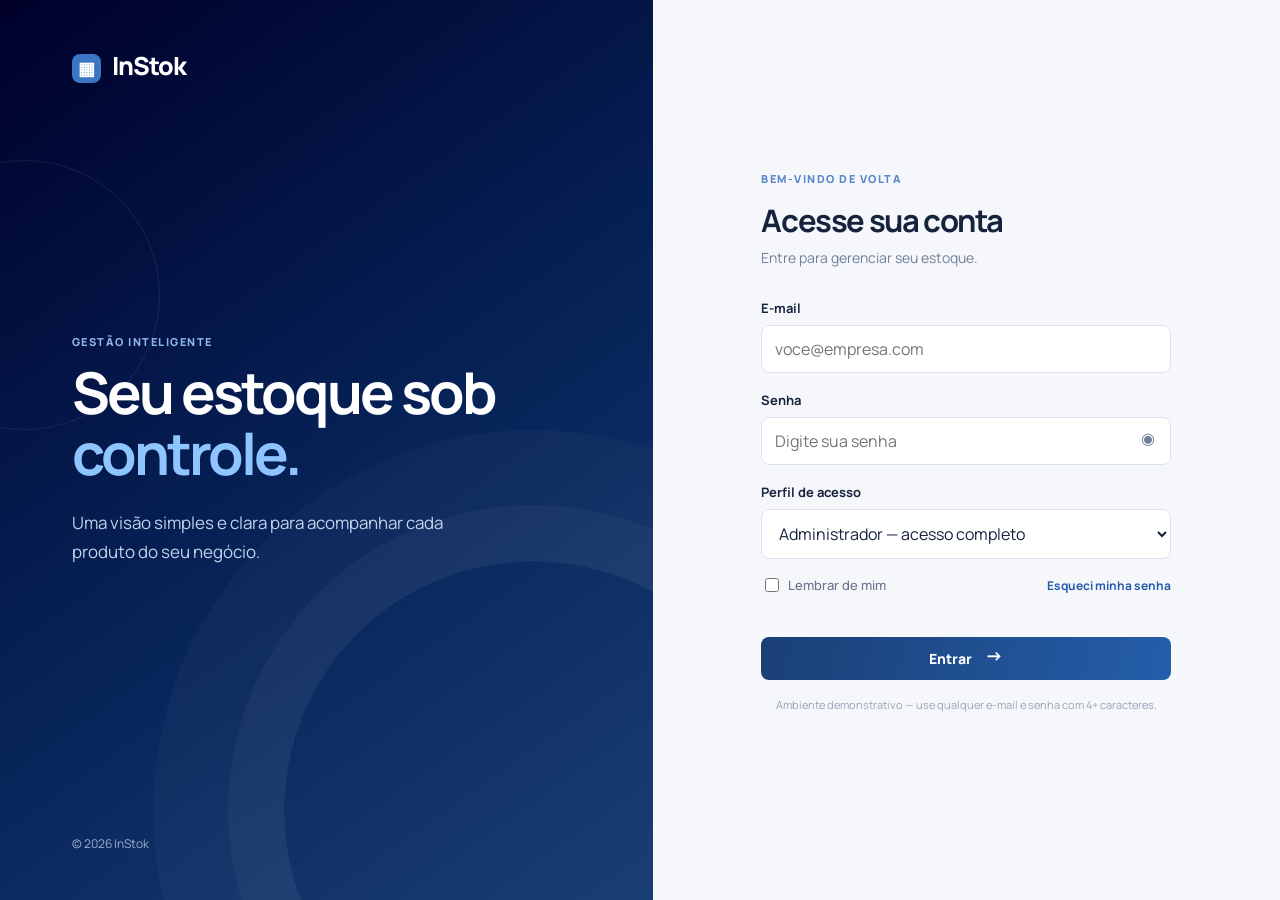
<file: InStock Controle de Estoque frontend/index.html>
<!doctype html>
<html lang="pt-BR"><head><meta charset="UTF-8"><meta name="viewport" content="width=device-width, initial-scale=1.0"><title>InStok | Controle de Estoque</title><link rel="preconnect" href="https://fonts.googleapis.com"><link rel="preconnect" href="https://fonts.gstatic.com" crossorigin><link href="https://fonts.googleapis.com/css2?family=Manrope:wght@400;500;600;700;800&display=swap" rel="stylesheet"><link rel="stylesheet" href="styles.css"></head><body>
<main id="login-screen" class="login-page"><section class="brand-panel"><a class="logo" href="#"><span class="logo-mark">▦</span> InStok</a><div class="brand-copy"><p class="eyebrow">GESTÃO INTELIGENTE</p><h1>Seu estoque sob <em>controle.</em></h1><p>Uma visão simples e clara para acompanhar cada produto do seu negócio.</p></div><div class="orb orb-one"></div><div class="orb orb-two"></div><p class="copyright">© 2026 InStok</p></section><section class="login-panel"><form id="login-form" class="login-card" novalidate><div class="mobile-logo"><span class="logo-mark">▦</span> InStok</div><p class="eyebrow">BEM-VINDO DE VOLTA</p><h2>Acesse sua conta</h2><p class="muted">Entre para gerenciar seu estoque.</p><label for="email">E-mail</label><input id="email" type="email" placeholder="voce@empresa.com" required><label for="password">Senha</label><div class="password-wrap"><input id="password" type="password" placeholder="Digite sua senha" required><button id="toggle-password" type="button" aria-label="Mostrar senha">◉</button></div><label for="role">Perfil de acesso</label><select id="role"><option value="admin">Administrador — acesso completo</option><option value="operator">Operador — operações do dia a dia</option></select><div class="form-row"><label class="check"><input type="checkbox"> <span>Lembrar de mim</span></label><a href="#">Esqueci minha senha</a></div><p id="login-error" class="form-error" role="alert"></p><button class="btn btn-primary btn-wide" type="submit">Entrar <span>→</span></button><p class="login-help">Ambiente demonstrativo — use qualquer e-mail e senha com 4+ caracteres.</p></form></section></main>
<div id="app" class="app hidden"><aside class="sidebar"><a class="logo" href="#"><span class="logo-mark">▦</span> InStok</a><nav><button class="nav-item active admin-only" data-page="dashboard"><span>▦</span> Dashboard</button><button class="nav-item" data-page="entry"><span>↑</span> Entrada de produtos</button><button class="nav-item" data-page="exit"><span>↓</span> Saída de produtos</button><button class="nav-item admin-only" data-page="history"><span>◷</span> Histórico</button><button class="nav-item" data-page="inventory"><span>▤</span> Inventário</button></nav><div class="sidebar-bottom"><button id="theme-toggle" class="theme-toggle" type="button"><span>☾</span> Tema escuro</button><div class="user-mini"><div id="sidebar-avatar" class="avatar">GA</div><div><strong id="user-name">Gestor</strong><small id="user-role">Administrador</small></div></div><button id="logout" class="logout">↪ Sair</button></div></aside><div class="content"><header class="topbar"><button id="menu-toggle" class="menu-toggle">☰</button><div><p id="page-overline" class="eyebrow">VISÃO GERAL</p><h2 id="page-title">Olá, Gestor 👋</h2></div><div class="header-actions"><button id="header-theme-toggle" class="icon-btn theme-icon" type="button" aria-label="Alternar tema">☾</button><button class="icon-btn">♧<i></i></button><div id="header-avatar" class="avatar">GA</div></div></header><main class="main-content">
<section id="dashboard" class="page active-page admin-only"><div class="section-heading"><div><h3>Resumo do estoque</h3><p>Acompanhe os principais indicadores do seu negócio.</p></div><div class="heading-actions"><button class="btn btn-outline nav-link" data-target="exit">− Registrar saída</button><button class="btn btn-primary nav-link" data-target="entry">+ Registrar entrada</button></div></div><div class="metrics"><article class="metric-card"><div class="metric-icon blue">▤</div><p>Produtos cadastrados</p><strong id="total-products">0</strong><small>Em seu catálogo</small></article><article class="metric-card"><div class="metric-icon teal">▦</div><p>Unidades em estoque</p><strong id="total-units">0</strong><small>Somatório de todos os itens</small></article><article class="metric-card"><div class="metric-icon orange">⚠</div><p>Estoque baixo</p><strong id="low-stock">0</strong><small>Itens precisam de atenção</small></article><article class="metric-card"><div class="metric-icon purple">R$</div><p>Valor em estoque</p><strong id="stock-value">R$ 0,00</strong><small>Com base no custo unitário</small></article></div><div class="dashboard-grid"><section class="card"><div class="card-title"><div><h3>Movimentações recentes</h3><p>Últimas atualizações do estoque</p></div><button class="text-btn nav-link" data-target="history">Ver histórico →</button></div><div id="recent-movements" class="movement-list"></div></section><section class="card"><div class="card-title"><div><h3>Precisam de atenção</h3><p>Produtos com estoque abaixo do mínimo</p></div></div><div id="low-stock-list" class="stock-list"></div><button class="text-btn nav-link" data-target="inventory">Ver inventário →</button></section></div></section>
<section id="entry" class="page"><div class="section-heading"><div><h3>Entrada de produtos</h3><p>Cadastre novos itens ou reponha produtos existentes.</p></div></div><div class="movement-layout single-form"><section class="card form-card"><div class="form-intro entry-intro"><span>↑</span><div><h3>Registrar entrada</h3><p>As quantidades serão adicionadas ao estoque.</p></div></div><form class="stock-form" data-type="entry" novalidate><label>Produto<input class="product-name" list="product-options" placeholder="Nome do produto" required></label><datalist id="product-options"></datalist><label>Quantidade<input class="quantity" type="number" min="1" step="1" placeholder="0" required></label><div class="new-product-fields"><div class="form-grid"><label>Categoria<input class="category" type="text" placeholder="Ex.: Eletrônicos"></label><label>Custo unitário<input class="unit-cost" type="number" min="0" step="0.01" placeholder="0,00"></label></div><label>Estoque mínimo<input class="minimum" type="number" min="0" step="1" placeholder="5"></label></div><label>Observação <span>(opcional)</span><textarea class="note" rows="3" placeholder="Ex.: Reposição do fornecedor"></textarea></label><p class="form-error" role="alert"></p><div class="form-actions"><button class="btn btn-cancel" type="reset">Cancelar</button><button class="btn btn-confirm" type="submit">Confirmar entrada</button></div></form></section><aside class="card side-tip"><span>✦</span><h3>Como funciona?</h3><p>Se o produto já existir, a quantidade será somada. Para um novo item, preencha categoria, custo e estoque mínimo.</p></aside></div></section>
<section id="exit" class="page"><div class="section-heading"><div><h3>Saída de produtos</h3><p>Registre vendas, perdas ou retiradas do estoque.</p></div></div><div class="movement-layout single-form"><section class="card form-card"><div class="form-intro exit-intro"><span>↓</span><div><h3>Registrar saída</h3><p>As quantidades serão removidas do estoque.</p></div></div><form class="stock-form" data-type="exit" novalidate><label>Produto<input class="product-name" list="product-options" placeholder="Selecione ou digite o produto" required></label><label>Quantidade<input class="quantity" type="number" min="1" step="1" placeholder="0" required></label><label>Motivo da saída <span>(opcional)</span><textarea class="note" rows="3" placeholder="Ex.: Venda, perda ou retirada interna"></textarea></label><p class="form-error" role="alert"></p><div class="form-actions"><button class="btn btn-cancel" type="reset">Cancelar</button><button class="btn btn-confirm" type="submit">Confirmar saída</button></div></form></section><aside class="card side-tip"><span>!</span><h3>Controle de segurança</h3><p>Não é possível retirar uma quantidade maior que a disponível em estoque.</p></aside></div></section>
<section id="history" class="page admin-only"><div class="section-heading"><div><h3>Histórico de movimentações</h3><p>Consulte todas as entradas e saídas registradas.</p></div></div><section class="card history-card"><div class="history-tools"><label class="search"><span>⌕</span><input id="history-search" type="search" placeholder="Buscar por produto ou observação..."></label><select id="history-filter"><option value="">Todas as movimentações</option><option value="entry">Somente entradas</option><option value="exit">Somente saídas</option></select></div><div id="history-list" class="history-list full-history"></div><p id="empty-history" class="empty-state hidden">Nenhuma movimentação encontrada.</p></section></section>
<section id="inventory" class="page"><div class="section-heading"><div><h3>Inventário</h3><p>Consulte e acompanhe todos os produtos cadastrados.</p></div><button class="btn btn-primary nav-link admin-only" data-target="entry">+ Adicionar produto</button></div><section class="card inventory-card"><div class="inventory-tools"><label class="search"><span>⌕</span><input id="inventory-search" type="search" placeholder="Buscar produto..."></label><select id="category-filter"><option value="">Todas as categorias</option></select></div><div class="table-scroll"><table><thead><tr><th>PRODUTO</th><th>CATEGORIA</th><th>EM ESTOQUE</th><th>ESTOQUE MÍN.</th><th>CUSTO UNIT.</th><th>STATUS</th><th></th></tr></thead><tbody id="inventory-body"></tbody></table></div><p id="empty-inventory" class="empty-state hidden">Nenhum produto encontrado.</p></section></section>
</main></div></div><div id="toast" class="toast" role="status"></div><script src="script.js"></script></body></html>
</file>
<file: InStock Controle de Estoque frontend/styles.css>
:root{--navy:#00002A;--blue:#1A3F75;--ink:#17233d;--muted:#71809a;--line:#e8edf5;--page:#f5f7fb;--green:#188b61;--red:#d33c4c;--white:#fff}*{box-sizing:border-box}body{margin:0;font-family:Manrope,Arial,sans-serif;color:var(--ink);background:var(--page)}button,input,textarea,select{font:inherit}button{cursor:pointer}.hidden{display:none!important}.login-page{min-height:100vh;display:grid;grid-template-columns:51% 49%}.brand-panel{position:relative;overflow:hidden;padding:48px 11%;color:#fff;background:linear-gradient(145deg,#00002A 0%,#062257 52%,#1A3F75 100%);display:flex;flex-direction:column}.logo{position:relative;z-index:1;text-decoration:none;color:inherit;font-size:25px;font-weight:800;letter-spacing:-1px}.logo-mark{display:inline-grid;place-items:center;margin-right:7px;width:29px;height:29px;border-radius:8px;background:#3b75c4;color:#fff;font-size:18px}.brand-copy{position:relative;z-index:1;margin:auto 0}.eyebrow{font-size:11px;font-weight:800;letter-spacing:1.5px;color:#5685c9;margin:0 0 13px}.brand-copy .eyebrow{color:#91b6ec}.brand-copy h1{max-width:550px;margin:0;font-size:clamp(40px,4.5vw,67px);line-height:1.06;letter-spacing:-3px}.brand-copy em{color:#8ec5ff;font-style:normal}.brand-copy>p:last-child{max-width:425px;font-size:17px;line-height:1.7;color:#c2d2ea;margin-top:25px}.copyright{position:relative;z-index:1;margin:0;font-size:12px;color:#9cb0d0}.orb{position:absolute;border-radius:50%;border:1px solid #ffffff14}.orb-one{width:500px;height:500px;right:-130px;bottom:-160px;box-shadow:0 0 0 55px #ffffff09,0 0 0 130px #ffffff06}.orb-two{width:270px;height:270px;left:-110px;top:160px}.login-panel{display:grid;place-items:center;padding:35px}.login-card{width:min(100%,410px)}.mobile-logo{display:none}.login-card h2{margin:0 0 7px;font-size:31px;letter-spacing:-1.4px}.muted{margin:0 0 32px;color:var(--muted);font-size:14px}.login-card label,.form-card label{display:block;font-size:13px;font-weight:700;margin:18px 0 8px}.login-card input,.form-card input,.form-card textarea,.inventory-tools select{width:100%;border:1px solid #dce3ef;border-radius:8px;padding:12px 13px;color:var(--ink);outline:none;background:#fff;transition:.2s}.login-card input:focus,.form-card input:focus,.form-card textarea:focus,.inventory-tools select:focus{border-color:#5487c9;box-shadow:0 0 0 3px #1a3f7512}.password-wrap{position:relative}.password-wrap input{padding-right:45px}.password-wrap button{position:absolute;right:10px;top:9px;border:0;background:transparent;color:#71809a;font-size:16px}.form-row{display:flex;justify-content:space-between;align-items:center;margin:16px 0 24px;font-size:12px}.form-row a{color:#245aab;text-decoration:none;font-weight:700}.check{display:flex!important;align-items:center;gap:6px;margin:0!important;color:#65738b;font-weight:500!important}.check input{width:14px!important;height:14px}.btn{border:0;border-radius:8px;padding:12px 17px;font-weight:800;font-size:13px;transition:.2s}.btn:hover{filter:brightness(.94);transform:translateY(-1px)}.btn-primary{background:linear-gradient(105deg,#1A3F75,#245eaa);color:#fff}.btn-wide{width:100%;font-size:14px;display:flex;justify-content:center;gap:13px}.btn-wide span{font-size:18px;line-height:12px}.login-help{text-align:center;font-size:11px;color:#98a3b5;margin:17px 0}.form-error{min-height:18px;margin:10px 0 0;color:var(--red);font-size:12px;font-weight:600}.app{min-height:100vh;display:flex}.sidebar{width:244px;flex:none;background:linear-gradient(180deg,#00002A,#071d49);color:#c8d5ec;padding:26px 14px;display:flex;flex-direction:column}.sidebar .logo{padding:0 12px;margin-bottom:45px}.sidebar nav{display:grid;gap:5px}.nav-item{background:transparent;color:#bac8df;border:0;border-radius:8px;text-align:left;padding:12px;font-weight:700;font-size:13px}.nav-item span{display:inline-block;width:25px;text-align:center;font-size:17px}.nav-item:hover,.nav-item.active{color:#fff;background:#ffffff15}.sidebar-bottom{margin-top:auto}.user-mini{display:flex;gap:10px;align-items:center;border-top:1px solid #ffffff1a;padding:19px 11px 15px}.avatar{background:linear-gradient(135deg,#85afe2,#345c9b);color:#fff;border-radius:50%;width:33px;height:33px;display:grid;place-items:center;font-size:10px;font-weight:800}.user-mini strong,.user-mini small{display:block;font-size:11px}.user-mini small{color:#90a5c5;margin-top:2px}.logout{background:transparent;border:0;color:#9bb0cf;font-size:12px;padding:7px 11px}.content{width:calc(100% - 244px)}.topbar{height:91px;background:#fff;border-bottom:1px solid var(--line);display:flex;align-items:center;justify-content:space-between;padding:0 45px}.topbar .eyebrow{margin-bottom:3px;font-size:9px}.topbar h2{font-size:21px;letter-spacing:-.8px;margin:0}.header-actions{display:flex;align-items:center;gap:19px}.icon-btn{position:relative;border:0;background:transparent;font-size:22px;color:#4f6181}.icon-btn i{position:absolute;width:6px;height:6px;background:#e04d59;border-radius:50%;right:0;top:1px}.menu-toggle{display:none;border:0;background:transparent;font-size:22px}.main-content{padding:37px 45px;max-width:1600px}.page{display:none}.page.active-page{display:block}.section-heading{display:flex;justify-content:space-between;align-items:start;margin-bottom:24px}.section-heading h3{font-size:20px;letter-spacing:-.7px;margin:0 0 5px}.section-heading p,.card-title p{margin:0;color:var(--muted);font-size:12px}.metrics{display:grid;grid-template-columns:repeat(4,1fr);gap:17px;margin-bottom:24px}.metric-card,.card{background:#fff;border:1px solid var(--line);border-radius:11px}.metric-card{padding:19px;min-height:157px}.metric-icon{width:35px;height:35px;display:grid;place-items:center;border-radius:8px;font-weight:800;margin-bottom:17px}.blue{color:#245fad;background:#eaf2fd}.teal{color:#008775;background:#e5f8f4}.orange{color:#c86a17;background:#fff2df}.purple{color:#7046b7;background:#f0e9fc}.metric-card p{font-size:11px;color:#71809a;margin:0 0 5px}.metric-card strong{font-size:24px;letter-spacing:-1px;display:block}.metric-card small{font-size:10px;color:#9aa5b5}.dashboard-grid{display:grid;grid-template-columns:1.5fr 1fr;gap:17px}.card{padding:22px}.card-title{display:flex;justify-content:space-between;align-items:start;margin-bottom:17px}.card-title h3{font-size:14px;margin:0 0 4px}.text-btn{border:0;background:transparent;color:#2360ae;font-size:11px;font-weight:800;padding:0}.movement-list,.history-list,.stock-list{display:grid}.movement-row,.stock-row{display:flex;gap:11px;align-items:center;padding:11px 0;border-top:1px solid #edf0f5}.movement-row:first-child,.stock-row:first-child{border-top:0}.move-symbol{width:29px;height:29px;border-radius:50%;display:grid;place-items:center;font-size:16px;font-weight:800}.move-symbol.entry{color:var(--green);background:#e2f7ee}.move-symbol.exit{color:var(--red);background:#fce9eb}.row-copy{min-width:0;flex:1}.row-copy strong{font-size:12px;display:block;white-space:nowrap;overflow:hidden;text-overflow:ellipsis}.row-copy span{font-size:10px;color:#8490a4}.move-amount{font-size:12px;font-weight:800}.move-amount.entry{color:var(--green)}.move-amount.exit{color:var(--red)}.stock-row .status{margin-left:auto}.status{border-radius:99px;font-size:10px;font-weight:800;padding:4px 8px;white-space:nowrap}.status.ok{background:#e3f8ef;color:#16835c}.status.low{background:#fff0df;color:#b96a1e}.status.out{background:#fce8ea;color:#c53d4a}.empty-small{color:#8a96a9;font-size:12px;padding:16px 0}.movement-layout{display:grid;grid-template-columns:minmax(370px,.85fr) 1.15fr;gap:18px}.form-card{padding:23px}.toggle-group{display:flex;gap:4px;background:#f2f5f9;border-radius:8px;padding:4px;margin-bottom:8px}.type-toggle{width:50%;border:0;border-radius:6px;padding:9px;background:transparent;color:#66758c;font-size:12px;font-weight:800}.type-toggle.selected{color:#174478;background:#fff;box-shadow:0 1px 3px #17233d18}.form-card textarea{resize:vertical;min-height:82px}.form-card label span{font-weight:500;color:#8d98aa}.form-grid{display:grid;grid-template-columns:1fr 1fr;gap:12px}.form-grid label{margin-top:18px}.form-actions{display:flex;justify-content:flex-end;gap:10px;margin-top:21px}.btn-confirm{background:var(--green);color:#fff}.btn-cancel{background:#fff0f1;color:var(--red)}.history-card{min-height:420px}.history-row{display:flex;align-items:center;padding:12px 0;border-top:1px solid #edf0f5;gap:11px}.history-row:first-child{border-top:0}.history-date{font-size:10px;color:#8c97a8;white-space:nowrap}.inventory-card{padding:0}.inventory-tools{padding:17px 20px;display:flex;justify-content:space-between;gap:14px;border-bottom:1px solid var(--line)}.search{position:relative;max-width:285px;width:100%}.search span{position:absolute;left:12px;top:9px;color:#72809a;font-size:17px}.search input{width:100%;border:1px solid #dce3ef;border-radius:7px;padding:9px 12px 9px 34px;outline:none;font-size:12px}.inventory-tools select{width:180px;padding:9px 12px;font-size:12px}table{border-collapse:collapse;width:100%;text-align:left}th{font-size:10px;color:#8490a4;letter-spacing:.4px;font-weight:800;padding:14px 20px;background:#fbfcfe}td{border-top:1px solid #edf0f5;padding:13px 20px;font-size:12px;color:#55647a}td strong{display:block;color:#29364d;font-size:12px}td small{font-size:10px;color:#8490a4}.item-actions{border:0;background:transparent;color:#245fae;font-weight:800;font-size:11px}.empty-state{text-align:center;color:#7e8ba0;padding:35px;margin:0}.toast{position:fixed;z-index:10;right:24px;bottom:24px;background:#142a51;color:#fff;padding:13px 18px;border-radius:8px;font-size:12px;font-weight:700;box-shadow:0 10px 30px #0003;transform:translateY(90px);opacity:0;transition:.3s}.toast.show{opacity:1;transform:translateY(0)}
@media(max-width:950px){.metrics{grid-template-columns:repeat(2,1fr)}.dashboard-grid,.movement-layout{grid-template-columns:1fr}.content{width:calc(100% - 210px)}.sidebar{width:210px}.main-content,.topbar{padding-left:25px;padding-right:25px}}
@media(max-width:650px){.login-page{display:block}.brand-panel{display:none}.login-panel{min-height:100vh;padding:28px}.mobile-logo{display:block;color:#17396f;font-size:24px;font-weight:800;margin-bottom:50px}.sidebar{position:fixed;z-index:5;left:-244px;top:0;bottom:0;width:244px;transition:.25s}.sidebar.open{left:0}.content{width:100%}.topbar{height:78px;padding:0 19px}.menu-toggle{display:block;margin-right:14px}.topbar>div:first-of-type{margin-right:auto}.header-actions{gap:10px}.main-content{padding:25px 17px}.section-heading{gap:14px}.section-heading .btn{white-space:nowrap;padding:10px}.metrics{grid-template-columns:1fr 1fr;gap:10px}.metric-card{padding:14px;min-height:135px}.metric-card strong{font-size:19px}.metric-icon{margin-bottom:11px}.dashboard-grid{gap:10px}.card{padding:17px}.form-grid{grid-template-columns:1fr}.inventory-tools{flex-direction:column}.search{max-width:none}.inventory-tools select{width:100%}table{min-width:700px}.table-scroll{overflow:auto}.toast{right:16px;left:16px;text-align:center}.section-heading h3{font-size:18px}}

/* Operações separadas, perfis e tema escuro */
.login-card select{width:100%;border:1px solid #dce3ef;border-radius:8px;padding:12px 13px;color:var(--ink);background:#fff;outline:none}.heading-actions{display:flex;gap:10px}.btn-outline{background:#fff;border:1px solid #cbd6e6;color:#23528f}.form-intro{display:flex;align-items:center;gap:12px;border-bottom:1px solid var(--line);padding-bottom:18px;margin-bottom:6px}.form-intro>span{width:38px;height:38px;display:grid;place-items:center;border-radius:9px;font-size:20px;font-weight:800}.entry-intro>span{color:var(--green);background:#e2f7ee}.exit-intro>span{color:var(--red);background:#fce9eb}.form-intro h3{font-size:14px;margin:0 0 3px}.form-intro p,.side-tip p{color:var(--muted);font-size:11px;line-height:1.55;margin:0}.single-form{grid-template-columns:minmax(390px,.9fr) minmax(240px,.55fr);max-width:910px}.side-tip{align-self:start;background:linear-gradient(140deg,#f5f9ff,#edf4ff);border-color:#d9e7fa}.side-tip>span{display:grid;place-items:center;width:31px;height:31px;border-radius:8px;background:#1a3f75;color:#fff;font-weight:800;margin-bottom:14px}.side-tip h3{font-size:13px;margin:0 0 8px}.history-card{padding:0;overflow:hidden}.history-tools{display:flex;justify-content:space-between;gap:14px;padding:17px 20px;border-bottom:1px solid var(--line)}.history-tools select{width:190px;border:1px solid #dce3ef;border-radius:7px;padding:9px 12px;background:#fff;color:var(--ink);font-size:12px}.full-history{padding:2px 20px}.full-history .history-row{padding:14px 0}.theme-toggle{width:100%;display:flex;gap:9px;align-items:center;border:1px solid #ffffff25;border-radius:8px;background:#ffffff0d;color:#b9cae5;padding:10px 12px;margin-bottom:15px;font-size:12px;font-weight:700;text-align:left}.theme-toggle span{font-size:16px}.theme-icon{font-size:18px}.operator-mode .admin-only{display:none!important}
body.dark-theme{--page:#11172a;--ink:#e7edf8;--muted:#aab7ce;--line:#2a3852;background:#11172a}.dark-theme .topbar,.dark-theme .metric-card,.dark-theme .card,.dark-theme .login-panel,.dark-theme .login-card input,.dark-theme .login-card select,.dark-theme .form-card input,.dark-theme .form-card textarea,.dark-theme .inventory-tools select,.dark-theme .history-tools select{background:#192239;color:#e7edf8}.dark-theme .login-page{background:#11172a}.dark-theme .login-card h2,.dark-theme td strong{color:#edf3ff}.dark-theme .login-card input,.dark-theme .login-card select,.dark-theme .form-card input,.dark-theme .form-card textarea,.dark-theme .inventory-tools select,.dark-theme .history-tools select,.dark-theme .search input{border-color:#354562;background:#151d31;color:#e7edf8}.dark-theme .btn-outline{background:#192239;border-color:#415574;color:#aaceff}.dark-theme th{background:#151d2a;color:#a9b9d1}.dark-theme td{color:#b8c6dc;border-color:#2a3852}.dark-theme .form-intro,.dark-theme .movement-row,.dark-theme .stock-row,.dark-theme .history-row,.dark-theme .inventory-tools,.dark-theme .history-tools{border-color:#2a3852}.dark-theme .side-tip{background:linear-gradient(140deg,#1c3155,#182a48);border-color:#29456f}.dark-theme .btn-cancel{background:#45252e;color:#ffadb5}.dark-theme .search input{background:#151d31}.dark-theme .text-btn{color:#89baff}.dark-theme .mobile-logo{color:#a9ccff}@media(max-width:650px){.heading-actions{display:grid;gap:6px}.single-form{grid-template-columns:1fr}.side-tip{display:none}.history-tools{flex-direction:column}.history-tools select{width:100%}}
</file>
